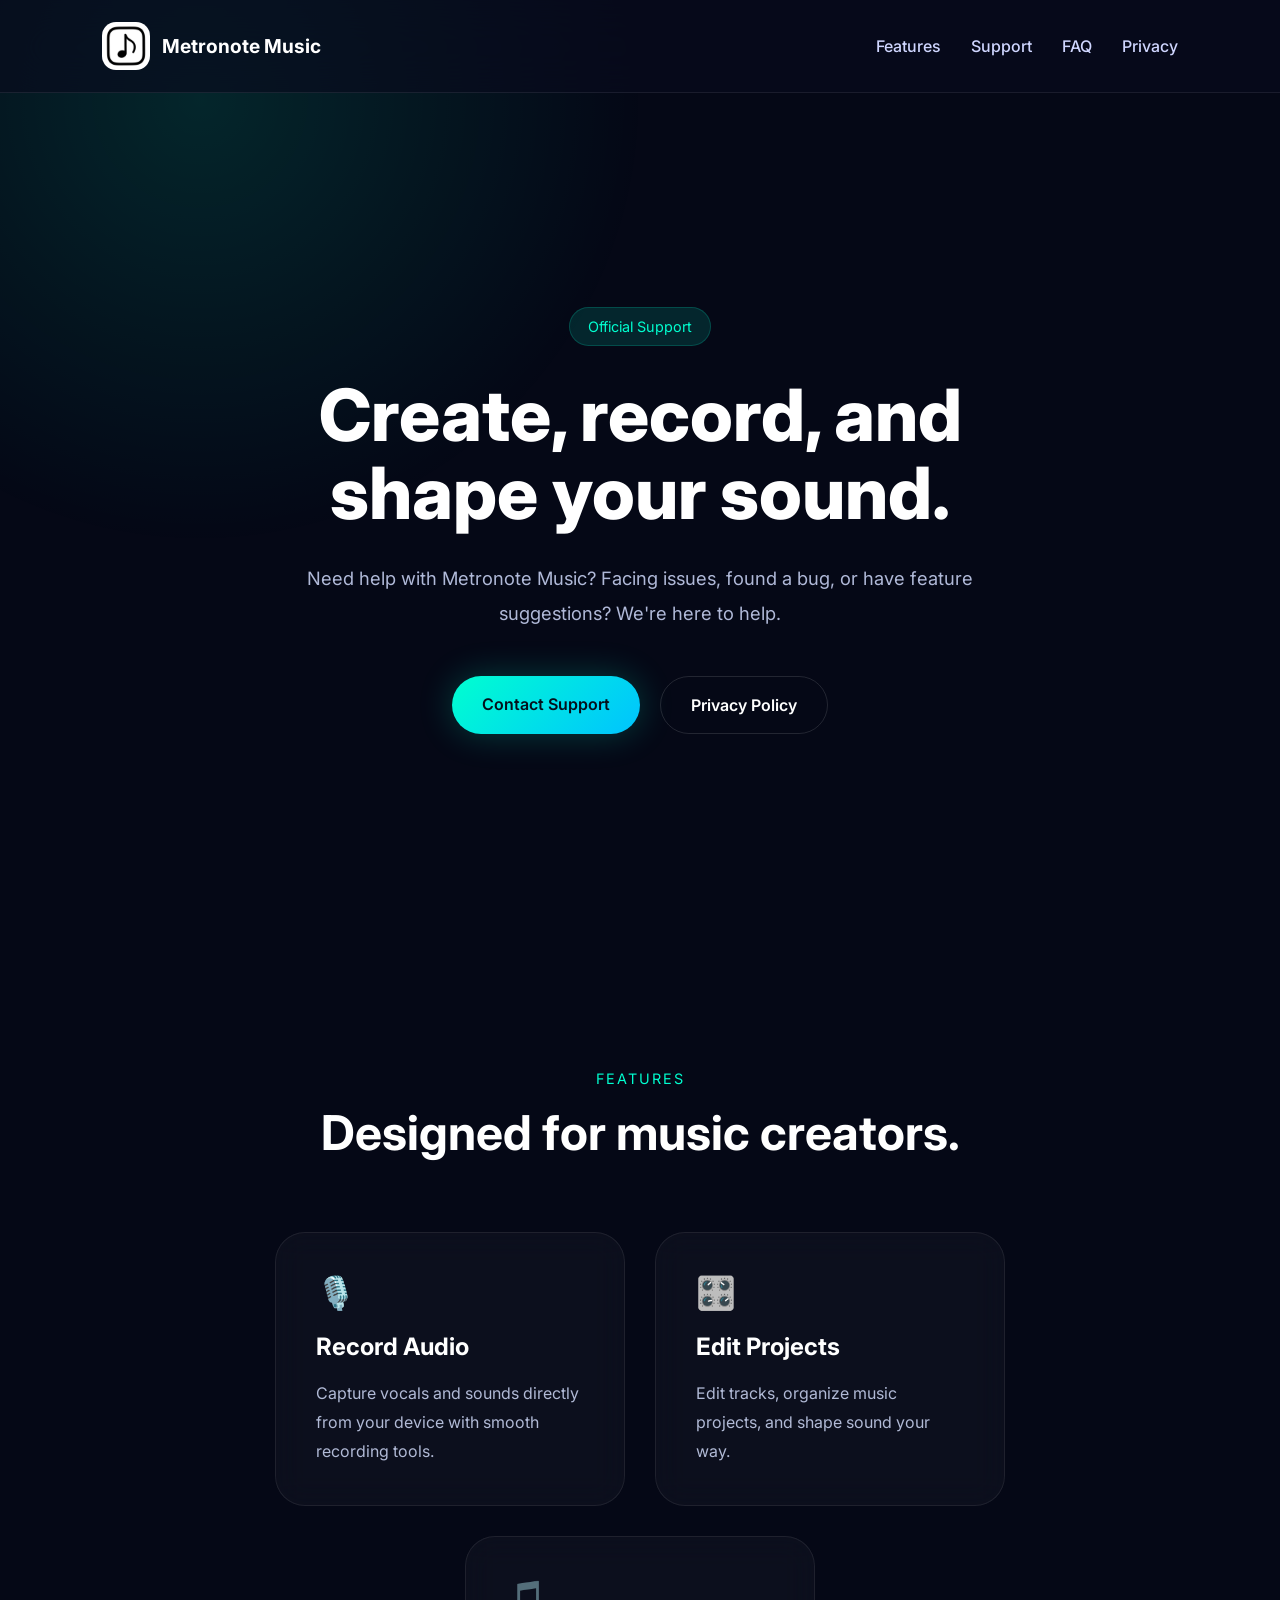
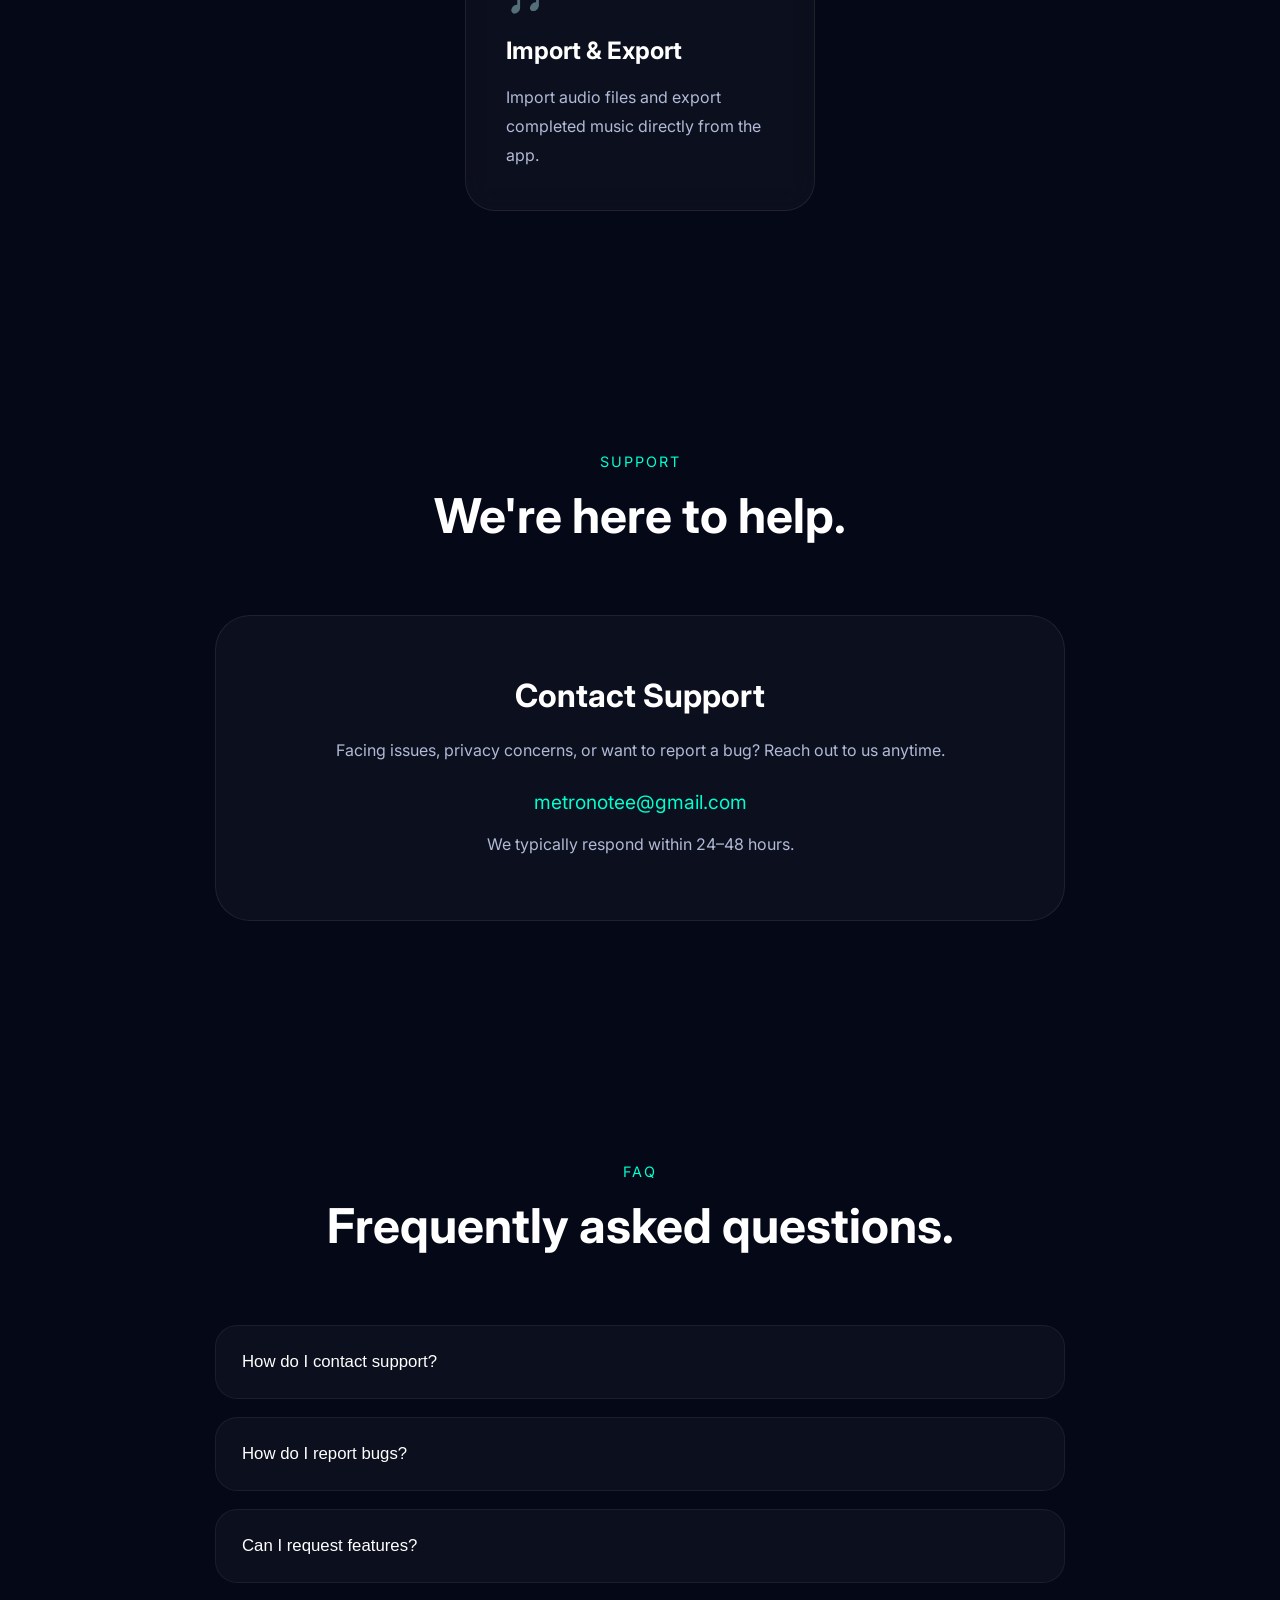
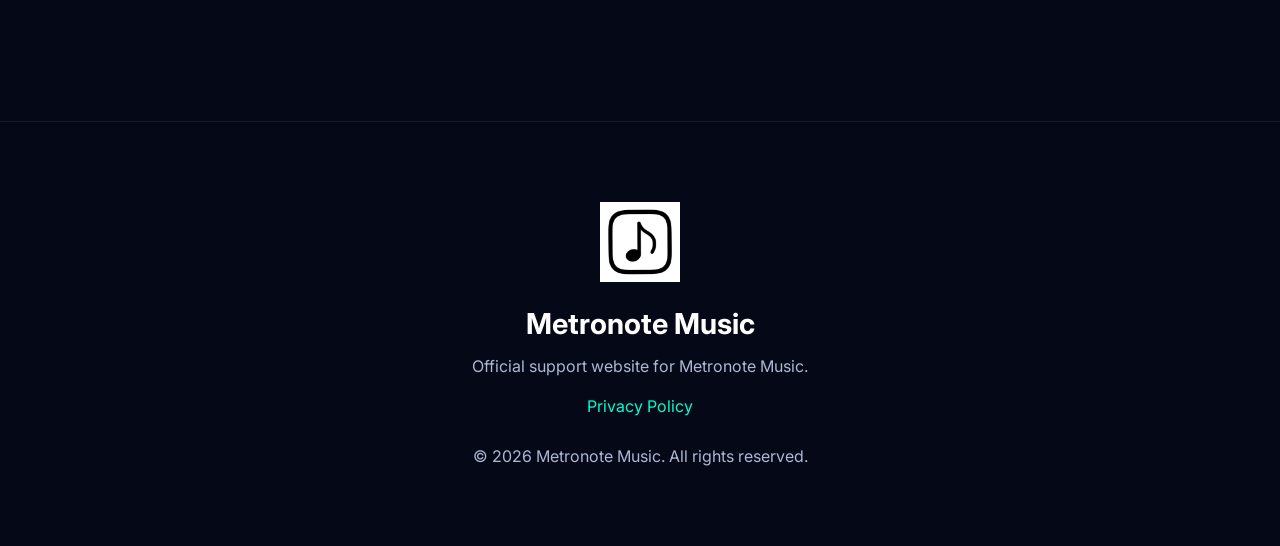
<file: index.html>
<!DOCTYPE html>
<html lang="en">
<head>
    <meta charset="UTF-8">
    <meta name="viewport" content="width=device-width, initial-scale=1.0">
    
    <title>Metronote Music | Official Support</title>

    <meta name="description"
          content="Official support website for Metronote Music iOS app">

    <link rel="icon"
          type="image/png"
          href="assets/favicon.png">

    <link rel="stylesheet"
          href="style.css">

    <link rel="preconnect"
          href="https://fonts.googleapis.com">

    <link href="https://fonts.googleapis.com/css2?family=Inter:wght@300;400;500;600;700;800&display=swap"
          rel="stylesheet">
</head>

<body>

    <!-- Background Effects -->
    <div class="bg-gradient"></div>
    <div class="noise"></div>

    <!-- Navbar -->
    <header class="navbar">

        <div class="logo-wrapper">
            <img src="assets/logo.png"
                 alt="Metronote Logo">

            <span>Metronote Music</span>
        </div>

        <nav>
            <ul class="nav-links">
                <li>
                    <a href="#features">Features</a>
                </li>

                <li>
                    <a href="#support">Support</a>
                </li>

                <li>
                    <a href="#faq">FAQ</a>
                </li>

                <li>
                    <a href="privacy.html">
                        Privacy
                    </a>
                </li>
            </ul>
        </nav>

    </header>

    <!-- Hero Section -->
    <section class="hero">

        <div class="hero-content">

            <span class="hero-badge">
                Official Support
            </span>

            <h1>
                Create, record,
                and shape your
                sound.
            </h1>

            <p class="hero-description">

                Need help with Metronote Music?
                Facing issues, found a bug,
                or have feature suggestions?

                We're here to help.

            </p>

            <div class="hero-buttons">

                <a href="mailto:metronotee@gmail.com"
                   class="primary-btn">

                    Contact Support

                </a>

                <a href="privacy.html"
                   class="secondary-btn">

                    Privacy Policy

                </a>

            </div>

        </div>

    </section>

    <!-- Features -->
    <section id="features"
             class="section">

        <div class="section-header">

            <span>
                FEATURES
            </span>

            <h2>
                Designed for
                music creators.
            </h2>

        </div>

        <div class="card-grid">

            <div class="glass-card">

                <div class="emoji">
                    🎙️
                </div>

                <h3>
                    Record Audio
                </h3>

                <p>
                    Capture vocals and sounds
                    directly from your device
                    with smooth recording tools.
                </p>

            </div>

            <div class="glass-card">

                <div class="emoji">
                    🎛️
                </div>

                <h3>
                    Edit Projects
                </h3>

                <p>
                    Edit tracks, organize music
                    projects, and shape sound
                    your way.
                </p>

            </div>

            <div class="glass-card">

                <div class="emoji">
                    🎵
                </div>

                <h3>
                    Import & Export
                </h3>

                <p>
                    Import audio files and
                    export completed music
                    directly from the app.
                </p>

            </div>

        </div>

    </section>

    <!-- Support -->
    <section id="support"
             class="section">

        <div class="section-header">

            <span>
                SUPPORT
            </span>

            <h2>
                We're here to help.
            </h2>

        </div>

        <div class="support-box">

            <h3>
                Contact Support
            </h3>

            <p>
                Facing issues, privacy concerns,
                or want to report a bug?

                Reach out to us anytime.
            </p>

            <a href="mailto:metronotee@gmail.com"
               class="email-link">

                metronotee@gmail.com

            </a>

            <p class="response-time">
                We typically respond
                within 24–48 hours.
            </p>

        </div>

    </section>

    <!-- FAQ -->
    <section id="faq"
             class="section">

        <div class="section-header">

            <span>
                FAQ
            </span>

            <h2>
                Frequently asked
                questions.
            </h2>

        </div>

        <div class="faq-wrapper">

            <div class="faq-item">

                <button class="faq-question">
                    How do I contact support?
                </button>

                <div class="faq-answer">

                    Contact us anytime at
                    metronotee@gmail.com.

                </div>

            </div>

            <div class="faq-item">

                <button class="faq-question">
                    How do I report bugs?
                </button>

                <div class="faq-answer">

                    Email us with issue
                    details and screenshots.

                </div>

            </div>

            <div class="faq-item">

                <button class="faq-question">
                    Can I request features?
                </button>

                <div class="faq-answer">

                    Yes. We welcome
                    feedback and suggestions.

                </div>

            </div>

        </div>

    </section>

    <!-- Footer -->
    <footer class="footer">

        <img src="assets/logo.png"
             alt="logo">

        <h3>
            Metronote Music
        </h3>

        <p>
            Official support website
            for Metronote Music.
        </p>

        <a href="privacy.html">
            Privacy Policy
        </a>

        <p class="copyright">
            © 2026 Metronote Music.
            All rights reserved.
        </p>

    </footer>

    <script src="script.js"></script>

</body>
</html>
</file>
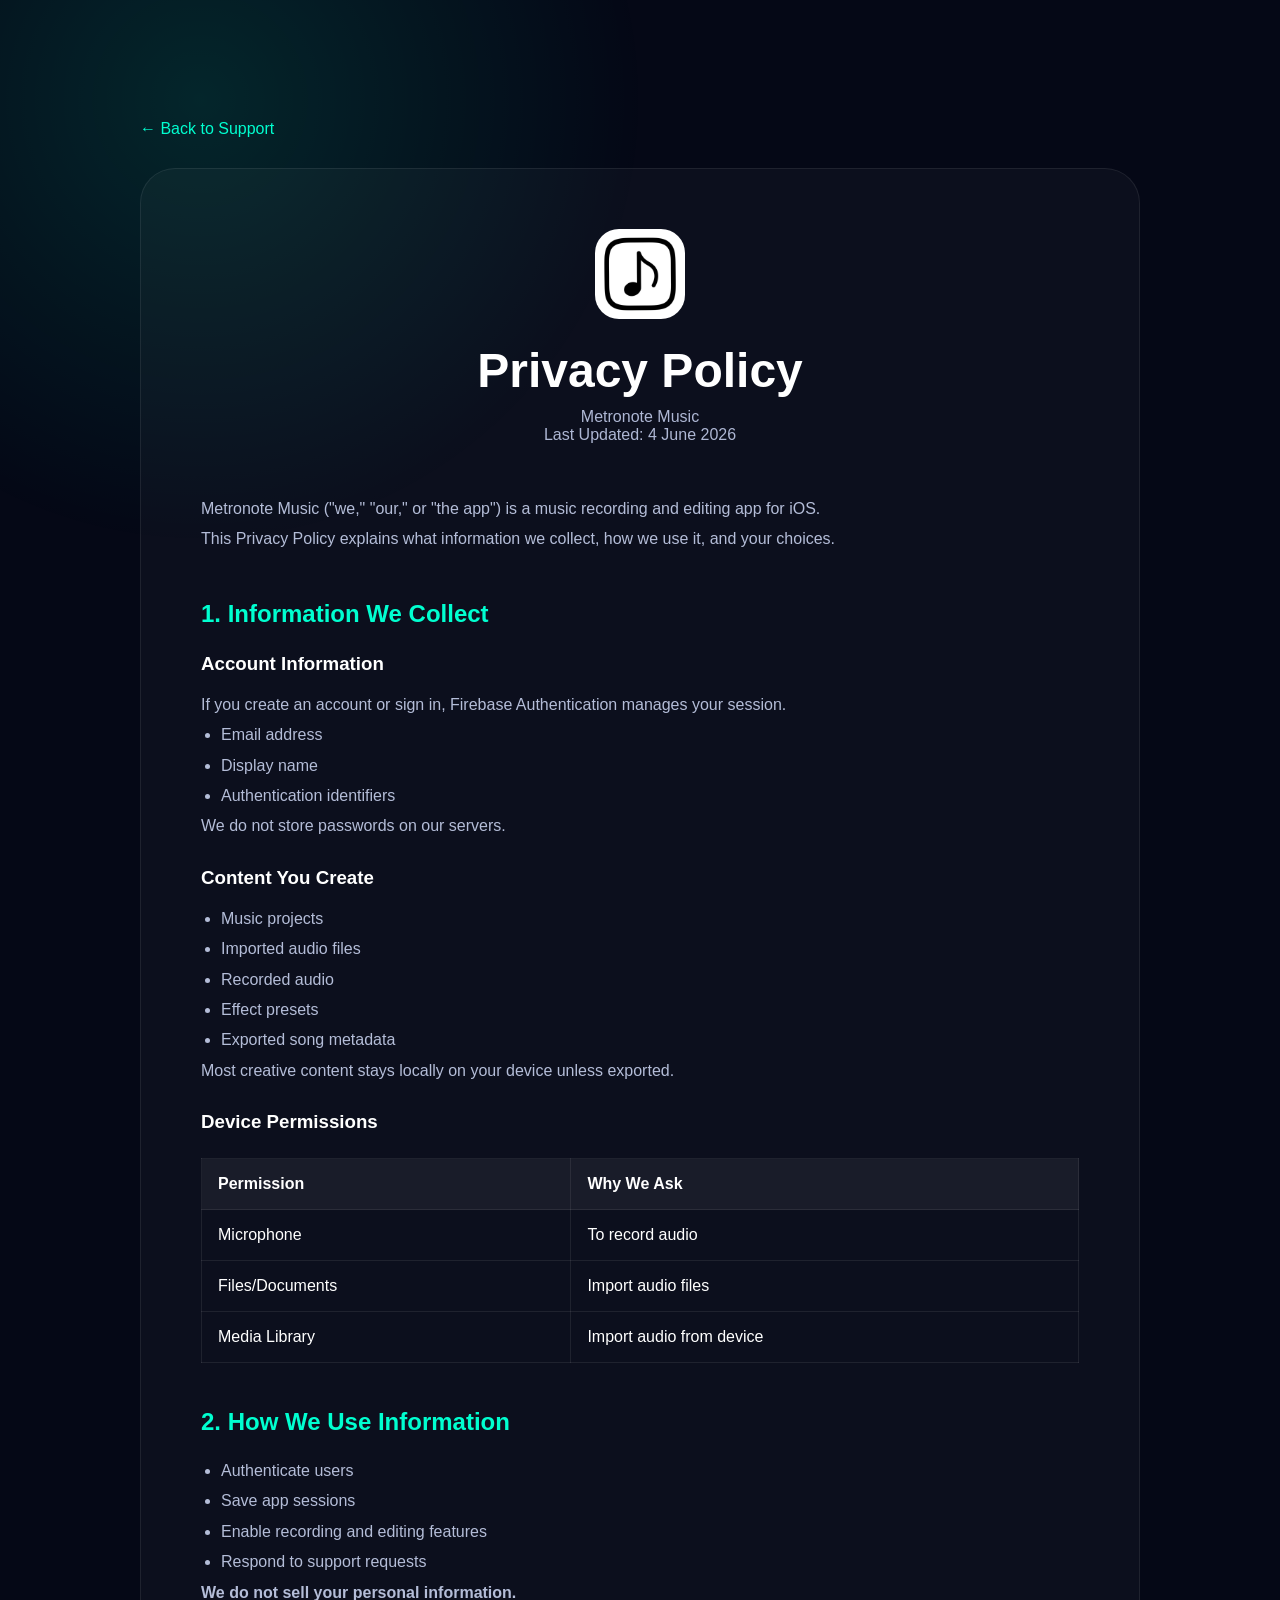
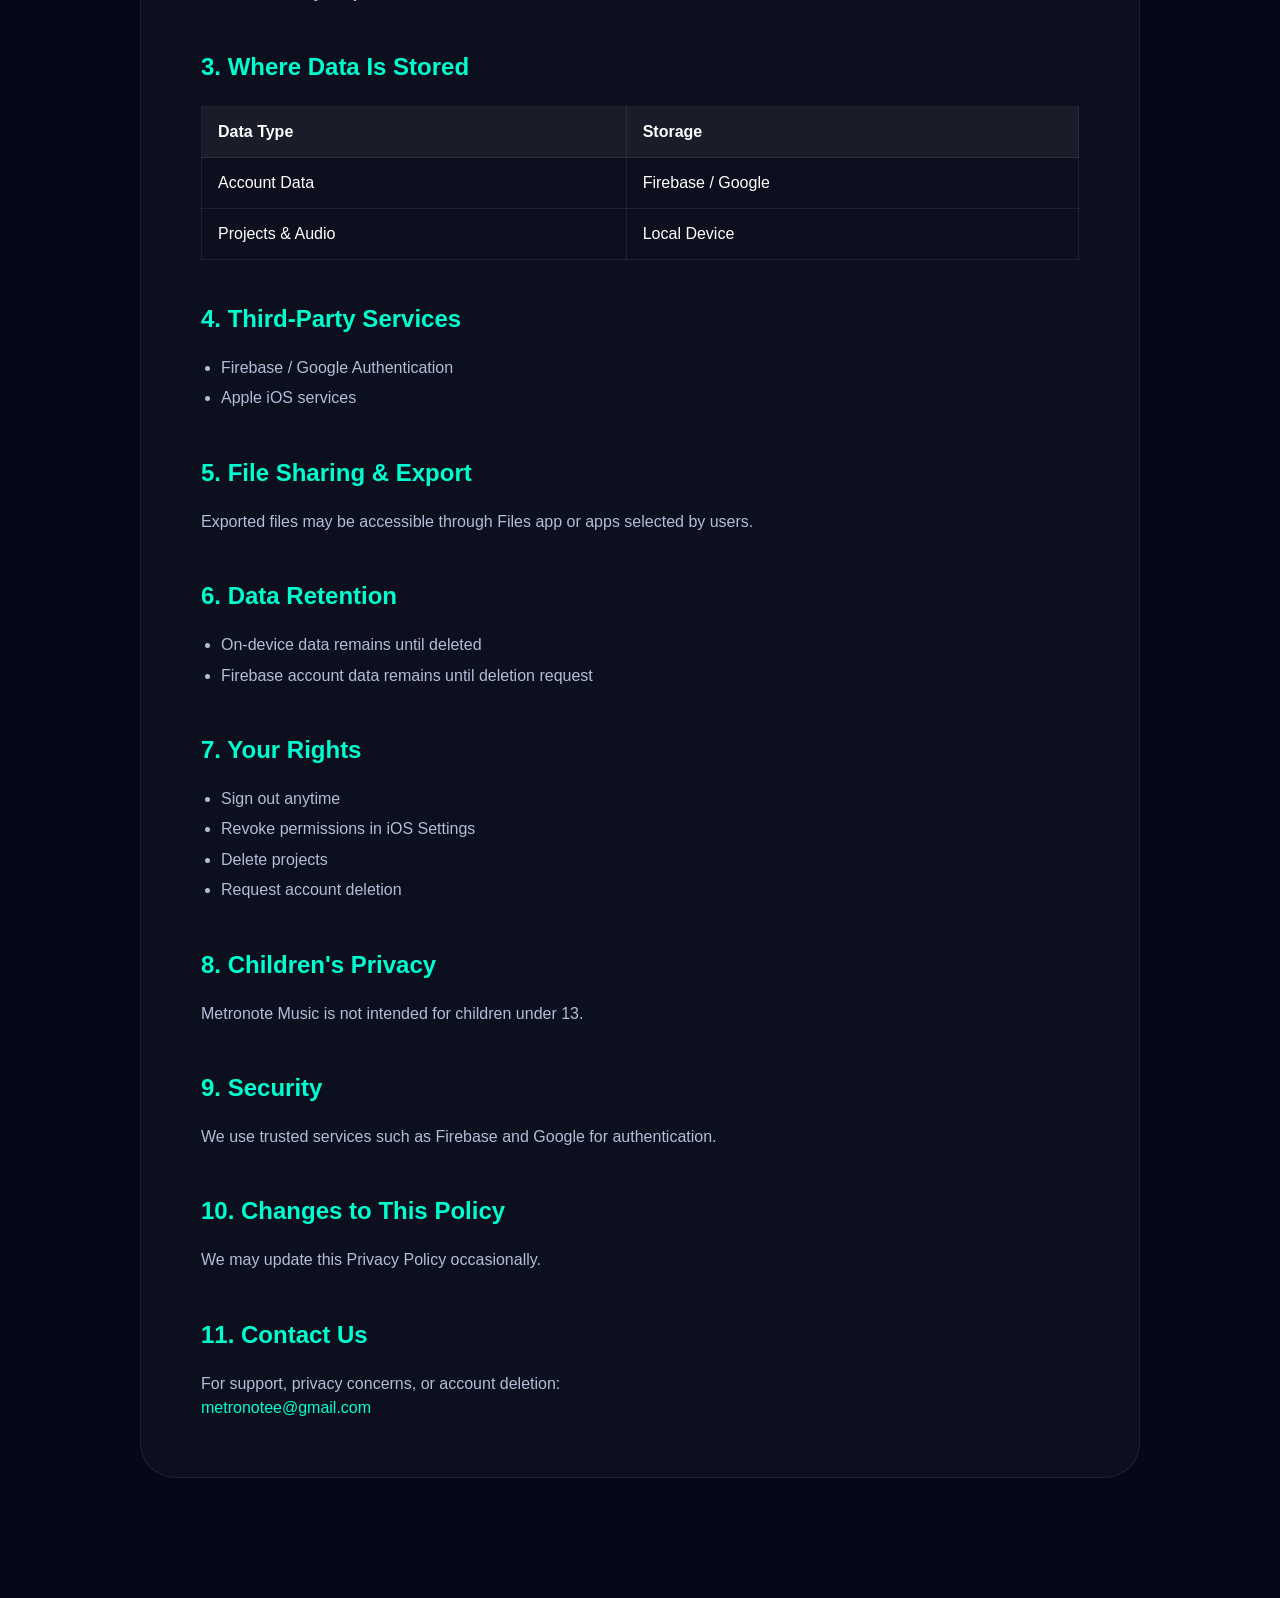
<file: privacy.html>
<!DOCTYPE html>
<html lang="en">
<head>

    <meta charset="UTF-8">

    <meta name="viewport"
          content="width=device-width, initial-scale=1.0">

    <title>
        Metronote Music | Privacy Policy
    </title>

    <link rel="icon"
          type="image/png"
          href="assets/favicon.png">

    <link rel="stylesheet"
          href="style.css">

</head>

<body>

    <!-- Background -->
    <div class="bg-gradient"></div>
    <div class="noise"></div>

    <section class="section">

        <div class="privacy-container">

            <a href="index.html"
               class="back-button">

                ← Back to Support

            </a>

            <div class="privacy-card">

                <div class="privacy-header">

                    <img src="assets/logo.png"
                         alt="logo">

                    <h1>
                        Privacy Policy
                    </h1>

                    <p>
                        Metronote Music
                    </p>

                    <span>
                        Last Updated:
                        4 June 2026
                    </span>

                </div>


                <div class="privacy-content">

                    <p>
                        Metronote Music
                        ("we," "our,"
                        or "the app")
                        is a music recording
                        and editing app
                        for iOS.
                    </p>

                    <p>
                        This Privacy Policy
                        explains what
                        information we collect,
                        how we use it,
                        and your choices.
                    </p>


                    <h2>
                        1. Information We Collect
                    </h2>

                    <h3>
                        Account Information
                    </h3>

                    <p>
                        If you create an account
                        or sign in,
                        Firebase Authentication
                        manages your session.
                    </p>

                    <ul>
                        <li>Email address</li>
                        <li>Display name</li>
                        <li>
                            Authentication
                            identifiers
                        </li>
                    </ul>

                    <p>
                        We do not store
                        passwords on our servers.
                    </p>


                    <h3>
                        Content You Create
                    </h3>

                    <ul>
                        <li>Music projects</li>
                        <li>
                            Imported audio files
                        </li>
                        <li>
                            Recorded audio
                        </li>
                        <li>
                            Effect presets
                        </li>
                        <li>
                            Exported song metadata
                        </li>
                    </ul>

                    <p>
                        Most creative content
                        stays locally
                        on your device
                        unless exported.
                    </p>


                    <h3>
                        Device Permissions
                    </h3>

                    <table>

                        <tr>
                            <th>
                                Permission
                            </th>

                            <th>
                                Why We Ask
                            </th>
                        </tr>

                        <tr>
                            <td>
                                Microphone
                            </td>

                            <td>
                                To record audio
                            </td>
                        </tr>

                        <tr>
                            <td>
                                Files/Documents
                            </td>

                            <td>
                                Import audio
                                files
                            </td>
                        </tr>

                        <tr>
                            <td>
                                Media Library
                            </td>

                            <td>
                                Import audio
                                from device
                            </td>
                        </tr>

                    </table>


                    <h2>
                        2. How We Use Information
                    </h2>

                    <ul>
                        <li>
                            Authenticate users
                        </li>

                        <li>
                            Save app sessions
                        </li>

                        <li>
                            Enable recording
                            and editing features
                        </li>

                        <li>
                            Respond to support
                            requests
                        </li>
                    </ul>

                    <p>
                        <strong>
                            We do not sell
                            your personal
                            information.
                        </strong>
                    </p>


                    <h2>
                        3. Where Data Is Stored
                    </h2>

                    <table>

                        <tr>
                            <th>
                                Data Type
                            </th>

                            <th>
                                Storage
                            </th>
                        </tr>

                        <tr>
                            <td>
                                Account Data
                            </td>

                            <td>
                                Firebase / Google
                            </td>
                        </tr>

                        <tr>
                            <td>
                                Projects & Audio
                            </td>

                            <td>
                                Local Device
                            </td>
                        </tr>

                    </table>


                    <h2>
                        4. Third-Party Services
                    </h2>

                    <ul>
                        <li>
                            Firebase /
                            Google Authentication
                        </li>

                        <li>
                            Apple iOS services
                        </li>
                    </ul>


                    <h2>
                        5. File Sharing & Export
                    </h2>

                    <p>
                        Exported files may be
                        accessible through
                        Files app or apps
                        selected by users.
                    </p>


                    <h2>
                        6. Data Retention
                    </h2>

                    <ul>
                        <li>
                            On-device data
                            remains until
                            deleted
                        </li>

                        <li>
                            Firebase account
                            data remains until
                            deletion request
                        </li>
                    </ul>


                    <h2>
                        7. Your Rights
                    </h2>

                    <ul>
                        <li>
                            Sign out anytime
                        </li>

                        <li>
                            Revoke permissions
                            in iOS Settings
                        </li>

                        <li>
                            Delete projects
                        </li>

                        <li>
                            Request account
                            deletion
                        </li>
                    </ul>


                    <h2>
                        8. Children's Privacy
                    </h2>

                    <p>
                        Metronote Music
                        is not intended for
                        children under 13.
                    </p>


                    <h2>
                        9. Security
                    </h2>

                    <p>
                        We use trusted services
                        such as Firebase
                        and Google
                        for authentication.
                    </p>


                    <h2>
                        10. Changes
                        to This Policy
                    </h2>

                    <p>
                        We may update
                        this Privacy Policy
                        occasionally.
                    </p>


                    <h2>
                        11. Contact Us
                    </h2>

                    <p>
                        For support,
                        privacy concerns,
                        or account deletion:
                    </p>

                    <a href="mailto:metronotee@gmail.com"
                       class="privacy-email">

                        metronotee@gmail.com

                    </a>

                </div>

            </div>

        </div>

    </section>

</body>
</html>
</file>
<file: style.css>
* {
    margin: 0;
    padding: 0;
    box-sizing: border-box;
}

html {
    scroll-behavior: smooth;
}

body {
    font-family: 'Inter', sans-serif;
    background: #050816;
    color: white;
    overflow-x: hidden;
    position: relative;
}

/* Background */

.bg-gradient {
    position: fixed;
    width: 900px;
    height: 900px;

    background:
    radial-gradient(circle,
    rgba(0, 255, 200, 0.12),
    transparent 70%);

    top: -350px;
    left: -250px;

    z-index: -2;
}

.noise {
    position: fixed;
    inset: 0;
    pointer-events: none;
    opacity: 0.03;
    z-index: -1;
}

/* Navbar */

.navbar {
    position: sticky;
    top: 0;
    z-index: 999;

    display: flex;
    justify-content: space-between;
    align-items: center;

    padding: 22px 8%;

    background:
    rgba(8, 12, 30, 0.65);

    backdrop-filter: blur(18px);

    border-bottom:
    1px solid rgba(255,255,255,0.08);
}

.logo-wrapper {
    display: flex;
    align-items: center;
    gap: 12px;
}

.logo-wrapper img {
    width: 48px;
    height: 48px;
    object-fit: cover;
    border-radius: 14px;
}

.logo-wrapper span {
    font-size: 1.2rem;
    font-weight: 700;
}

.nav-links {
    display: flex;
    gap: 30px;
    list-style: none;
}

.nav-links a {
    text-decoration: none;
    color: #cfd6ff;
    font-weight: 500;
    transition: 0.3s ease;
}

.nav-links a:hover {
    color: #00ffd0;
}

/* Hero */

.hero {
    min-height: 95vh;

    display: flex;
    justify-content: center;
    align-items: center;

    text-align: center;
    padding: 0 20px;
}

.hero-content {
    max-width: 850px;
}

.hero-badge {
    display: inline-block;

    padding: 10px 18px;

    border-radius: 999px;

    background:
    rgba(0,255,208,0.12);

    border:
    1px solid rgba(0,255,208,0.18);

    color: #00ffd0;

    font-size: 0.9rem;
    margin-bottom: 30px;
}

.hero h1 {
    font-size: 4.5rem;
    line-height: 1.08;
    font-weight: 800;
    margin-bottom: 30px;
}

.hero-description {
    color: #b0b9d8;
    line-height: 1.9;
    font-size: 1.15rem;
    max-width: 700px;
    margin: auto;
}

.hero-buttons {
    margin-top: 45px;
    display: flex;
    justify-content: center;
    gap: 20px;
}

.primary-btn,
.secondary-btn {
    text-decoration: none;
    border-radius: 999px;
    padding: 18px 30px;
    font-weight: 600;
    transition: 0.3s ease;
}

.primary-btn {
    background:
    linear-gradient(
    135deg,
    #00ffd0,
    #00c3ff
    );

    color: #04101c;

    box-shadow:
    0 0 35px
    rgba(0,255,208,0.22);
}

.primary-btn:hover {
    transform: translateY(-3px);
}

.secondary-btn {
    border:
    1px solid rgba(255,255,255,0.12);

    color: white;
}

.secondary-btn:hover {
    border-color:
    rgba(0,255,208,0.4);
}

/* Sections */

.section {
    padding: 120px 8%;
}

.section-header {
    text-align: center;
    margin-bottom: 70px;
}

.section-header span {
    color: #00ffd0;
    letter-spacing: 2px;
    font-size: 0.9rem;
}

.section-header h2 {
    font-size: 3rem;
    margin-top: 15px;
}

/* Cards */

.card-grid {
    display: flex;
    gap: 30px;
    justify-content: center;
    flex-wrap: wrap;
}

.glass-card {
    width: 350px;

    padding: 40px;

    border-radius: 30px;

    background:
    rgba(255,255,255,0.03);

    border:
    1px solid rgba(255,255,255,0.08);

    backdrop-filter: blur(15px);

    transition: 0.35s ease;
}

.glass-card:hover {
    transform: translateY(-10px);

    border-color:
    rgba(0,255,208,0.2);

    box-shadow:
    0 0 40px
    rgba(0,255,208,0.08);
}

.emoji {
    font-size: 2rem;
    margin-bottom: 20px;
}

.glass-card h3 {
    font-size: 1.5rem;
    margin-bottom: 18px;
}

.glass-card p {
    color: #b1bad6;
    line-height: 1.8;
}

/* Support */

.support-box {
    max-width: 850px;
    margin: auto;

    text-align: center;

    padding: 60px;

    border-radius: 35px;

    background:
    rgba(255,255,255,0.03);

    border:
    1px solid rgba(255,255,255,0.08);
}

.support-box h3 {
    font-size: 2rem;
    margin-bottom: 20px;
}

.support-box p {
    color: #b1bad6;
    line-height: 1.9;
}

.email-link {
    display: inline-block;
    margin-top: 25px;
    font-size: 1.2rem;
    color: #00ffd0;
    text-decoration: none;
}

.response-time {
    margin-top: 15px;
}

/* FAQ */

.faq-wrapper {
    max-width: 850px;
    margin: auto;
}

.faq-item {
    margin-bottom: 18px;

    border-radius: 22px;

    overflow: hidden;

    background:
    rgba(255,255,255,0.03);

    border:
    1px solid rgba(255,255,255,0.06);
}

.faq-question {
    width: 100%;
    border: none;
    outline: none;
    cursor: pointer;

    background: transparent;
    color: white;

    text-align: left;

    padding: 26px;

    font-size: 1.05rem;
}

.faq-answer {
    max-height: 0;
    overflow: hidden;

    transition: 0.35s ease;

    padding: 0 26px;
    color: #b0b9d8;
}

.faq-item.active .faq-answer {
    max-height: 150px;
    padding-bottom: 25px;
}

/* Footer */

.footer {
    text-align: center;
    padding: 80px 8%;

    border-top:
    1px solid rgba(255,255,255,0.08);
}

.footer img {
    width: 80px;
    margin-bottom: 20px;
}

.footer h3 {
    font-size: 1.8rem;
    margin-bottom: 15px;
}

.footer p {
    color: #aeb7d4;
}

.footer a {
    display: inline-block;
    margin: 20px 0;
    color: #00ffd0;
    text-decoration: none;
}

.copyright {
    margin-top: 10px;
}

/* Mobile */

@media(max-width: 900px) {

    .navbar {
        flex-direction: column;
        gap: 20px;
    }

    .nav-links {
        flex-wrap: wrap;
        justify-content: center;
    }

    .hero h1 {
        font-size: 2.8rem;
    }

    .section-header h2 {
        font-size: 2rem;
    }

    .hero-buttons {
        flex-direction: column;
    }

    .glass-card {
        width: 100%;
    }

    .support-box {
        padding: 40px 25px;
    }
}

/* Animations */

.hidden {
    opacity: 0;
    transform: translateY(40px);
    transition: all 0.8s ease;
}

.show {
    opacity: 1;
    transform: translateY(0);
}



/* Privacy Page */

.privacy-container {
    max-width: 1000px;
    margin: auto;
}

.back-button {
    display: inline-block;
    margin-bottom: 30px;
    color: #00ffd0;
    text-decoration: none;
}

.privacy-card {
    background:
    rgba(255,255,255,0.03);

    border:
    1px solid rgba(255,255,255,0.08);

    border-radius: 35px;

    padding: 60px;
}

.privacy-header {
    text-align: center;
    margin-bottom: 50px;
}

.privacy-header img {
    width: 90px;
    border-radius: 24px;
    margin-bottom: 20px;
}

.privacy-header h1 {
    font-size: 3rem;
    margin-bottom: 10px;
}

.privacy-header p,
.privacy-header span {
    color: #aeb7d4;
}

.privacy-content h2 {
    margin-top: 45px;
    margin-bottom: 20px;
    color: #00ffd0;
}

.privacy-content h3 {
    margin-top: 25px;
    margin-bottom: 15px;
}

.privacy-content p,
.privacy-content li {
    color: #b4bdd8;
    line-height: 1.9;
}

.privacy-content ul {
    padding-left: 20px;
}

.privacy-content table {
    width: 100%;
    border-collapse: collapse;
    margin: 25px 0;
}

.privacy-content th,
.privacy-content td {
    border:
    1px solid rgba(255,255,255,0.08);

    padding: 16px;
    text-align: left;
}

.privacy-content th {
    background:
    rgba(255,255,255,0.05);
}

.privacy-email {
    color: #00ffd0;
    text-decoration: none;
}

@media(max-width:768px){

    .privacy-card {
        padding: 30px;
    }

    .privacy-header h1 {
        font-size: 2rem;
    }

}
</file>
